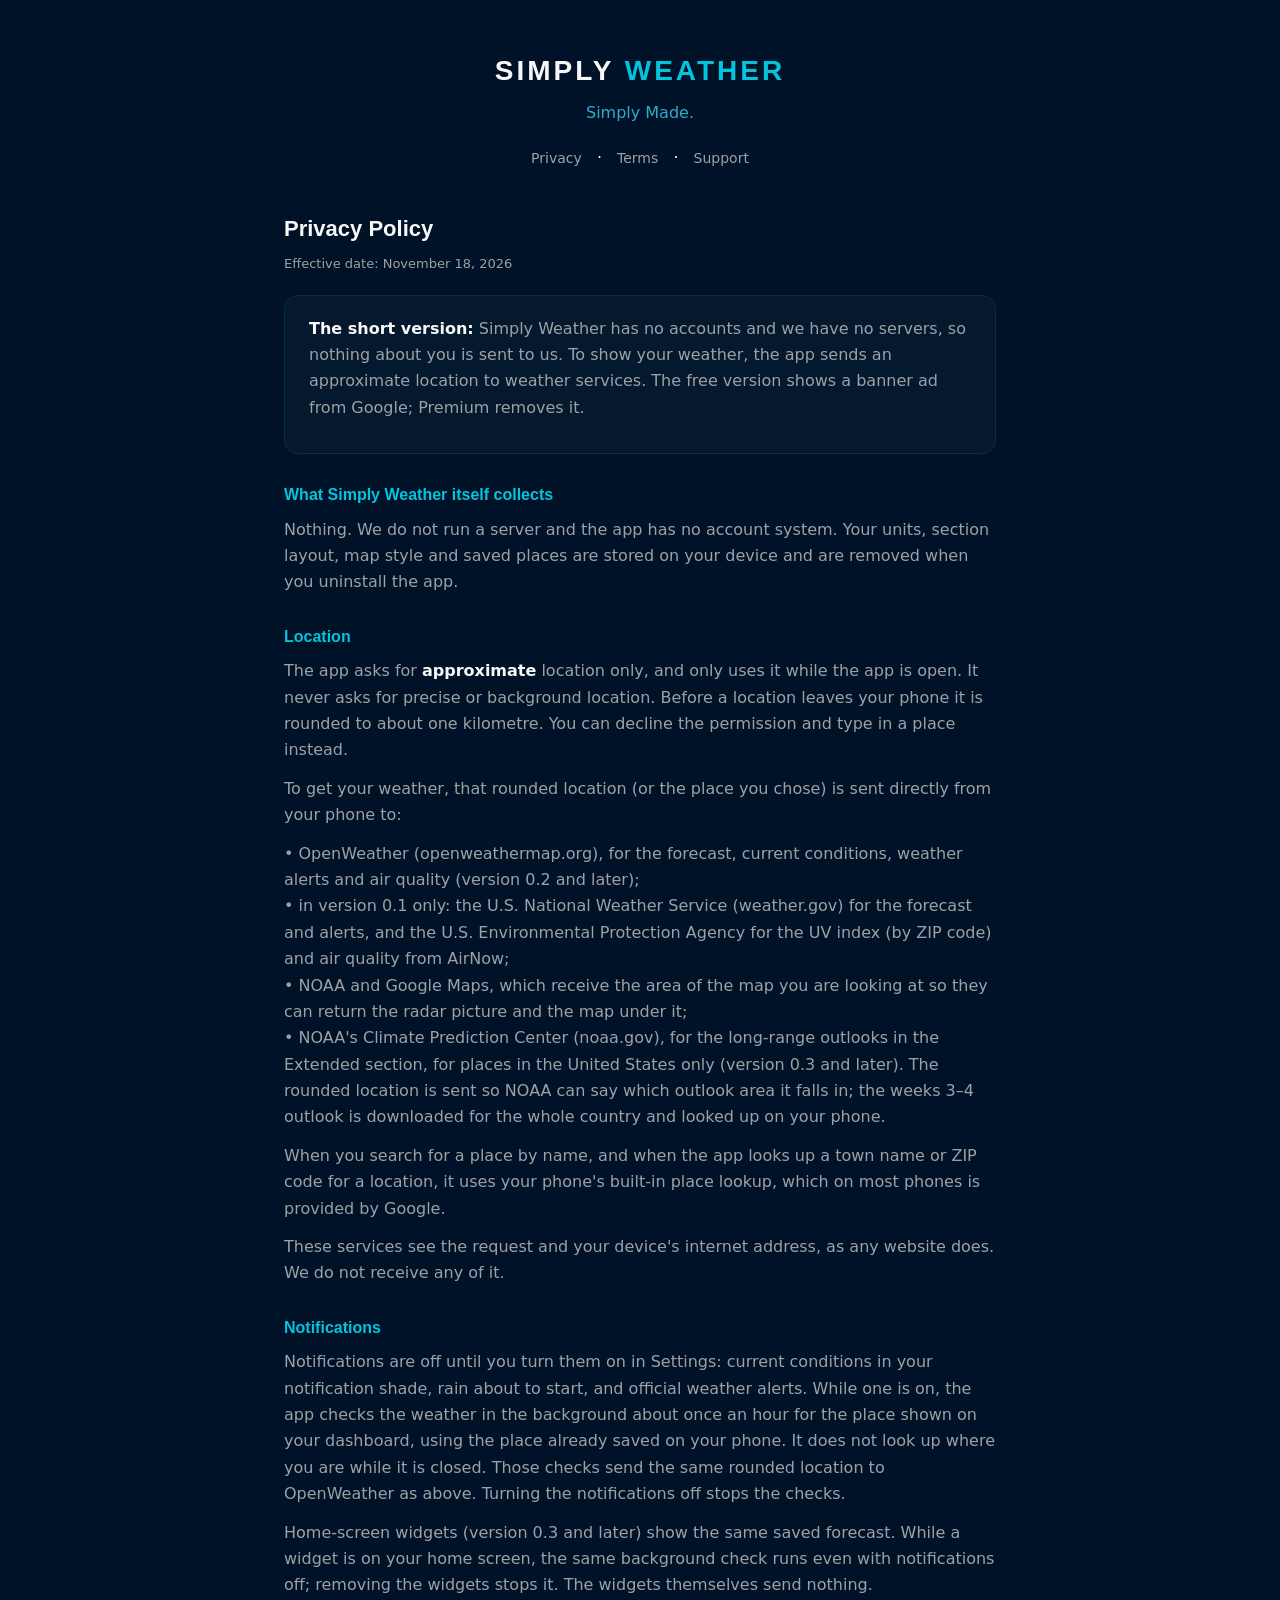
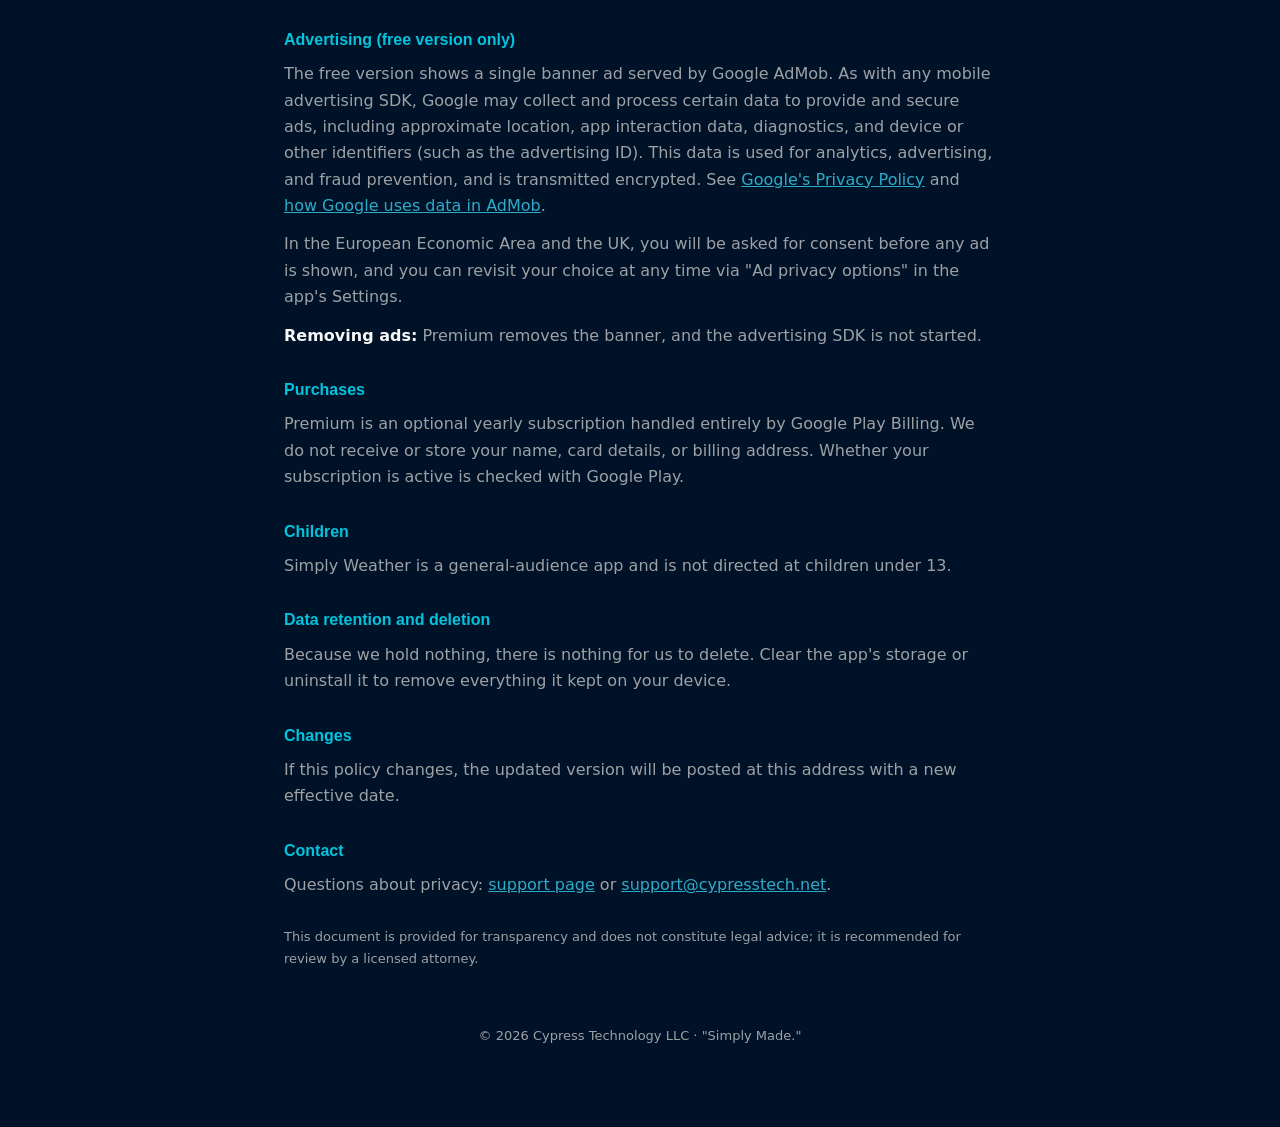
<file: index.html>
<!DOCTYPE html><html lang="en"><head><meta charset="utf-8"><meta http-equiv="refresh" content="0; url=privacy.html"><title>Simply Weather — Legal</title></head><body><a href="privacy.html">Privacy Policy</a></body></html>
</file>
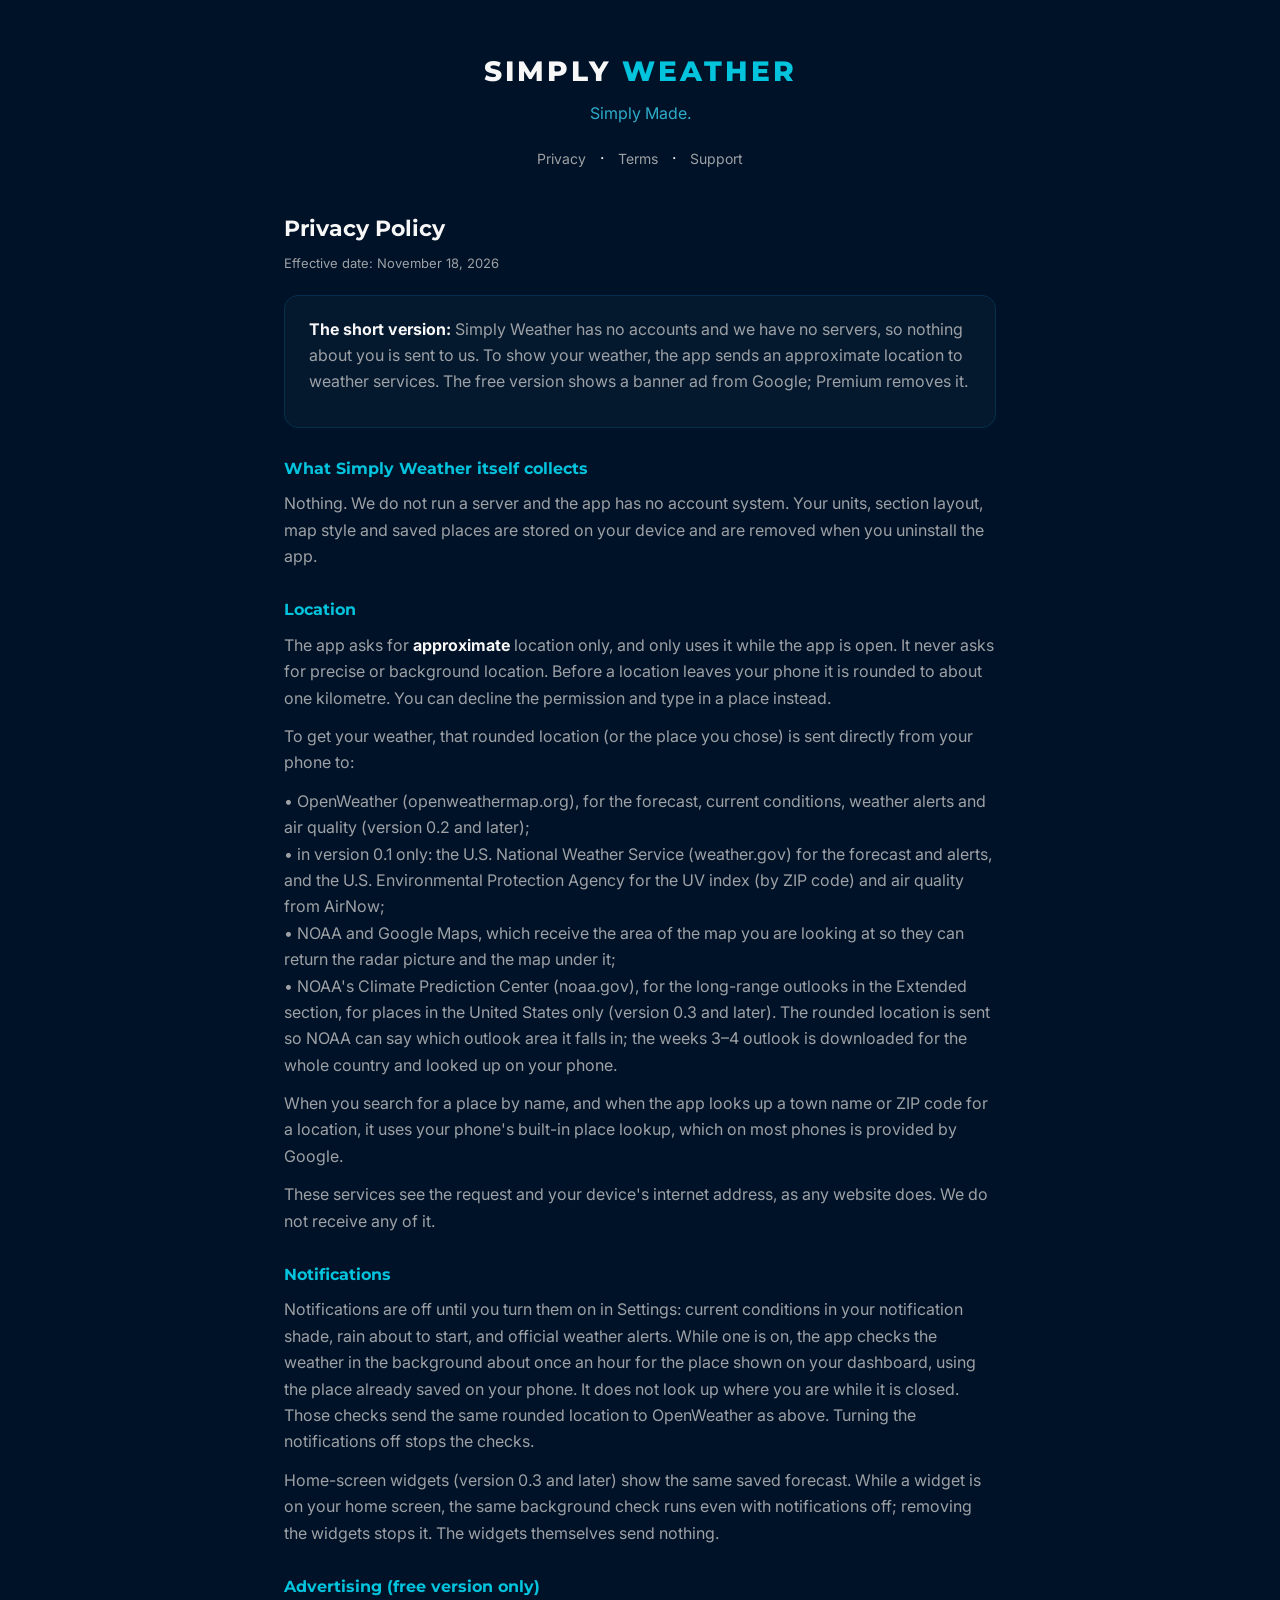
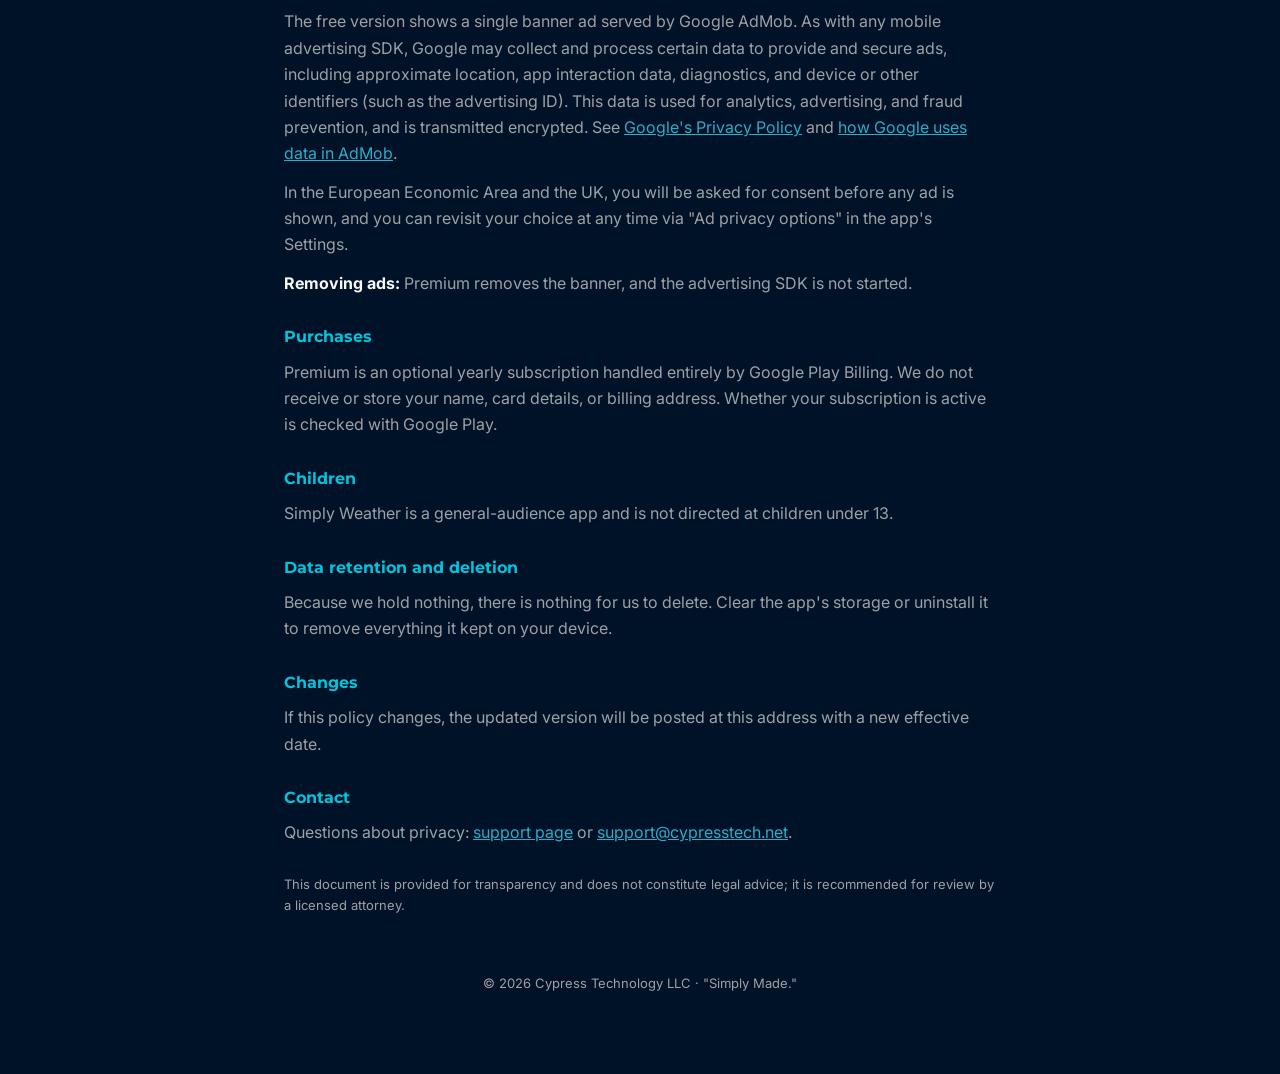
<file: privacy.html>
<!DOCTYPE html>
<html lang="en">
<head>
<meta charset="utf-8">
<meta name="viewport" content="width=device-width, initial-scale=1">
<title>Privacy Policy — Simply Weather</title>
<link href="https://fonts.googleapis.com/css2?family=Montserrat:wght@700;800&family=Inter:wght@400;500&display=swap" rel="stylesheet">
<link rel="stylesheet" href="style.css">
</head>
<body>
<div class="wrap">
<header>
  <div class="wordmark">SIMPLY <span class="accent">WEATHER</span></div>
  <div class="tagline">Simply Made.</div>
  <nav><a href="privacy.html">Privacy</a> · <a href="terms.html">Terms</a> · <a href="support.html">Support</a></nav>
</header>

<h1>Privacy Policy</h1>
<p class="date">Effective date: November 18, 2026</p>

<div class="card">
<p><strong style="color:var(--cloud)">The short version:</strong> Simply Weather has no accounts and we have no servers, so nothing about you is sent to us. To show your weather, the app sends an approximate location to weather services. The free version shows a banner ad from Google; Premium removes it.</p>
</div>

<h2>What Simply Weather itself collects</h2>
<p>Nothing. We do not run a server and the app has no account system. Your units, section layout, map style and saved places are stored on your device and are removed when you uninstall the app.</p>

<h2>Location</h2>
<p>The app asks for <strong style="color:var(--cloud)">approximate</strong> location only, and only uses it while the app is open. It never asks for precise or background location. Before a location leaves your phone it is rounded to about one kilometre. You can decline the permission and type in a place instead.</p>
<p>To get your weather, that rounded location (or the place you chose) is sent directly from your phone to:</p>
<p>• OpenWeather (openweathermap.org), for the forecast, current conditions, weather alerts and air quality (version 0.2 and later);<br>
• in version 0.1 only: the U.S. National Weather Service (weather.gov) for the forecast and alerts, and the U.S. Environmental Protection Agency for the UV index (by ZIP code) and air quality from AirNow;<br>
• NOAA and Google Maps, which receive the area of the map you are looking at so they can return the radar picture and the map under it;<br>
• NOAA's Climate Prediction Center (noaa.gov), for the long-range outlooks in the Extended section, for places in the United States only (version 0.3 and later). The rounded location is sent so NOAA can say which outlook area it falls in; the weeks 3–4 outlook is downloaded for the whole country and looked up on your phone.</p>
<p>When you search for a place by name, and when the app looks up a town name or ZIP code for a location, it uses your phone's built-in place lookup, which on most phones is provided by Google.</p>
<p>These services see the request and your device's internet address, as any website does. We do not receive any of it.</p>
<h2>Notifications</h2>
<p>Notifications are off until you turn them on in Settings: current conditions in your notification shade, rain about to start, and official weather alerts. While one is on, the app checks the weather in the background about once an hour for the place shown on your dashboard, using the place already saved on your phone. It does not look up where you are while it is closed. Those checks send the same rounded location to OpenWeather as above. Turning the notifications off stops the checks.</p>
<p>Home-screen widgets (version 0.3 and later) show the same saved forecast. While a widget is on your home screen, the same background check runs even with notifications off; removing the widgets stops it. The widgets themselves send nothing.</p>

<h2>Advertising (free version only)</h2>
<p>The free version shows a single banner ad served by Google AdMob. As with any mobile advertising SDK, Google may collect and process certain data to provide and secure ads, including approximate location, app interaction data, diagnostics, and device or other identifiers (such as the advertising ID). This data is used for analytics, advertising, and fraud prevention, and is transmitted encrypted. See <a href="https://policies.google.com/privacy">Google's Privacy Policy</a> and <a href="https://support.google.com/admob/answer/6128543">how Google uses data in AdMob</a>.</p>
<p>In the European Economic Area and the UK, you will be asked for consent before any ad is shown, and you can revisit your choice at any time via "Ad privacy options" in the app's Settings.</p>
<p><strong style="color:var(--cloud)">Removing ads:</strong> Premium removes the banner, and the advertising SDK is not started.</p>

<h2>Purchases</h2>
<p>Premium is an optional yearly subscription handled entirely by Google Play Billing. We do not receive or store your name, card details, or billing address. Whether your subscription is active is checked with Google Play.</p>

<h2>Children</h2>
<p>Simply Weather is a general-audience app and is not directed at children under 13.</p>

<h2>Data retention and deletion</h2>
<p>Because we hold nothing, there is nothing for us to delete. Clear the app's storage or uninstall it to remove everything it kept on your device.</p>

<h2>Changes</h2>
<p>If this policy changes, the updated version will be posted at this address with a new effective date.</p>

<h2>Contact</h2>
<p>Questions about privacy: <a href="support.html">support page</a> or <a href="mailto:support@cypresstech.net">support@cypresstech.net</a>.</p>
<p class="date" style="margin-top:28px">This document is provided for transparency and does not constitute legal advice; it is recommended for review by a licensed attorney.</p>

<footer>© 2026 Cypress Technology LLC · "Simply Made."</footer>
</div>
</body>
</html>
</file>
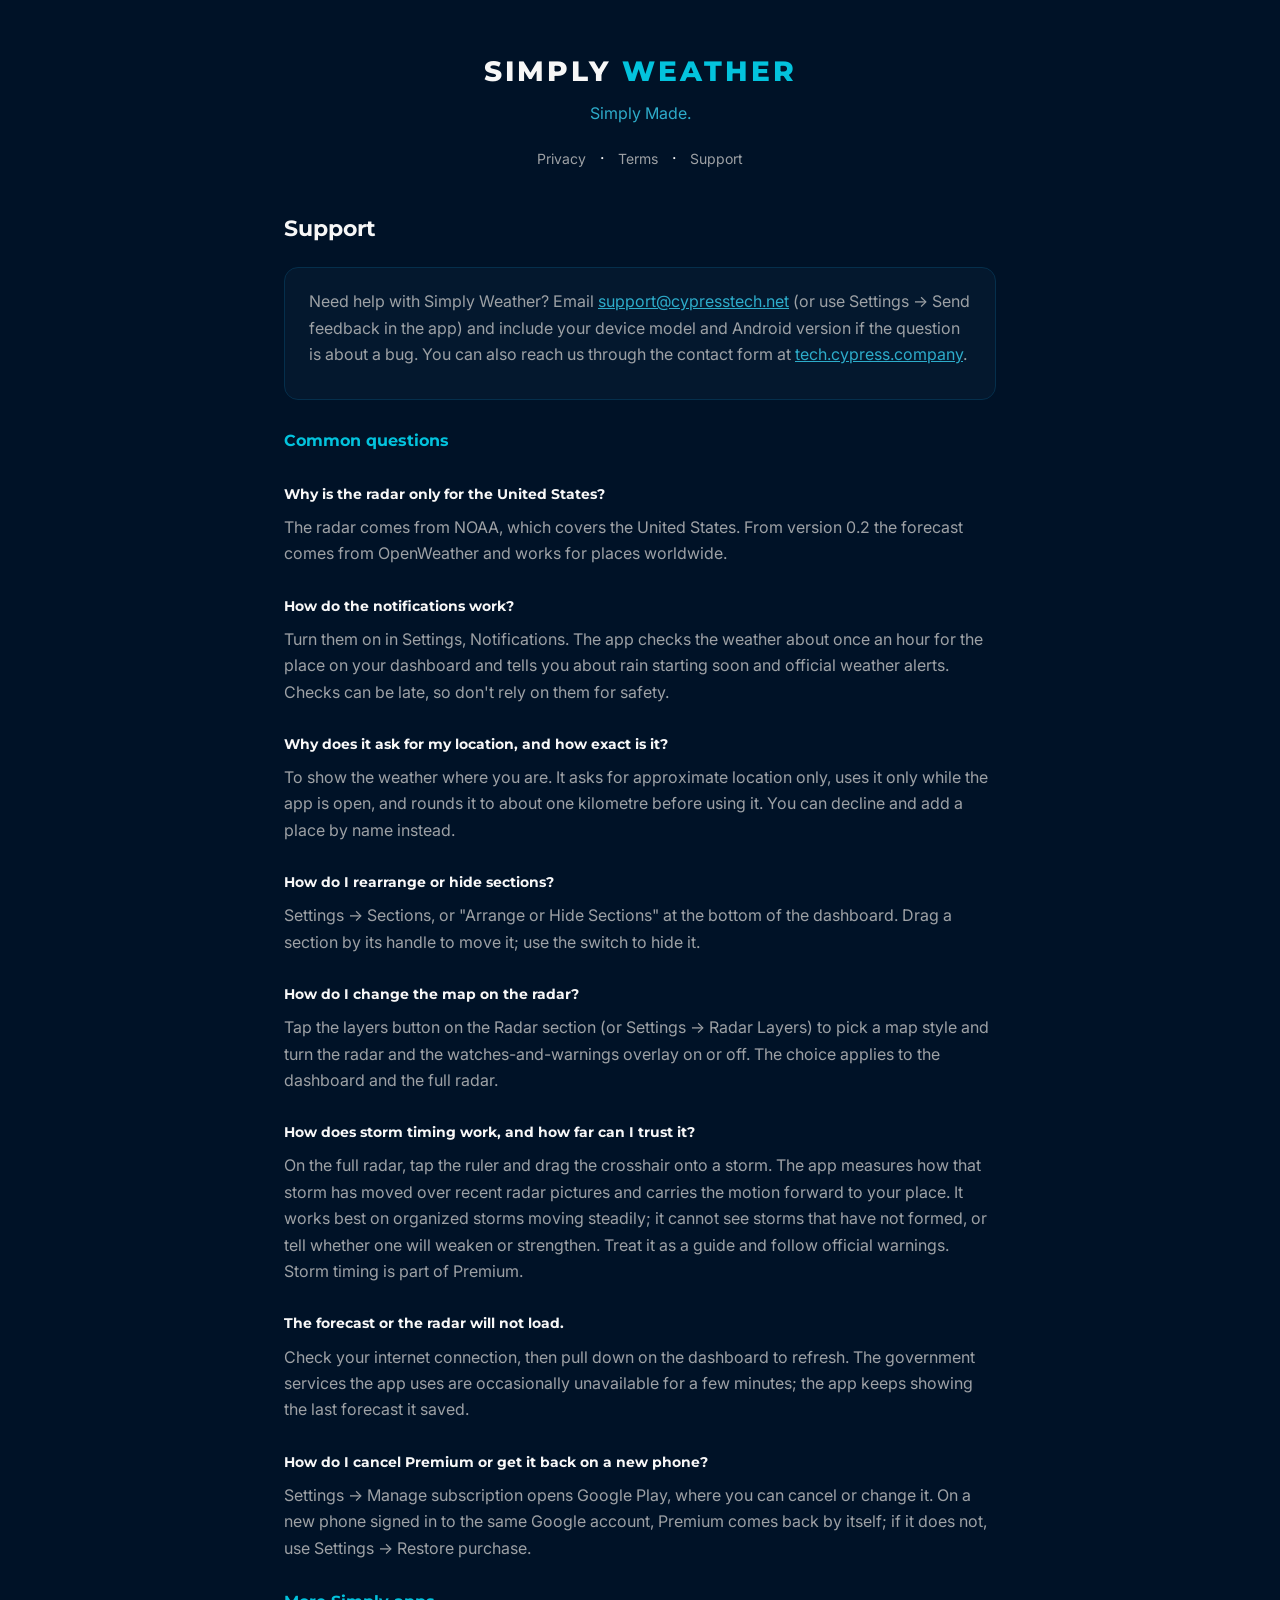
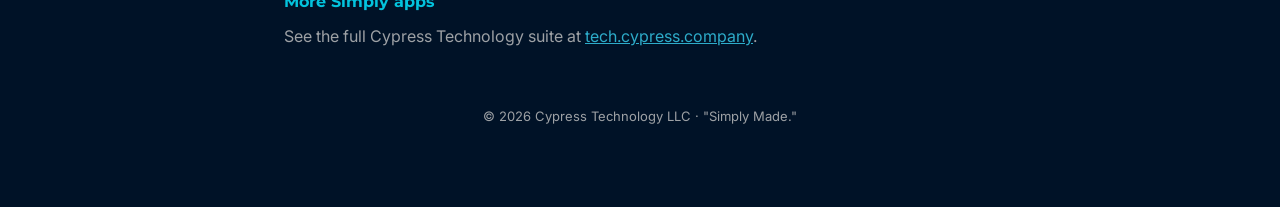
<file: support.html>
<!DOCTYPE html>
<html lang="en">
<head>
<meta charset="utf-8">
<meta name="viewport" content="width=device-width, initial-scale=1">
<title>Support — Simply Weather</title>
<link href="https://fonts.googleapis.com/css2?family=Montserrat:wght@700;800&family=Inter:wght@400;500&display=swap" rel="stylesheet">
<link rel="stylesheet" href="style.css">
</head>
<body>
<div class="wrap">
<header>
  <div class="wordmark">SIMPLY <span class="accent">WEATHER</span></div>
  <div class="tagline">Simply Made.</div>
  <nav><a href="privacy.html">Privacy</a> · <a href="terms.html">Terms</a> · <a href="support.html">Support</a></nav>
</header>

<h1>Support</h1>

<div class="card">
<p>Need help with Simply Weather? Email <a href="mailto:support@cypresstech.net">support@cypresstech.net</a> (or use Settings → Send feedback in the app) and include your device model and Android version if the question is about a bug. You can also reach us through the contact form at <a href="https://tech.cypress.company">tech.cypress.company</a>.</p>
</div>

<h2>Common questions</h2>
<h2 style="font-size:14px;color:var(--cloud)">Why is the radar only for the United States?</h2>
<p>The radar comes from NOAA, which covers the United States. From version 0.2 the forecast comes from OpenWeather and works for places worldwide.</p>
<h2 style="font-size:14px;color:var(--cloud)">How do the notifications work?</h2>
<p>Turn them on in Settings, Notifications. The app checks the weather about once an hour for the place on your dashboard and tells you about rain starting soon and official weather alerts. Checks can be late, so don't rely on them for safety.</p>

<h2 style="font-size:14px;color:var(--cloud)">Why does it ask for my location, and how exact is it?</h2>
<p>To show the weather where you are. It asks for approximate location only, uses it only while the app is open, and rounds it to about one kilometre before using it. You can decline and add a place by name instead.</p>

<h2 style="font-size:14px;color:var(--cloud)">How do I rearrange or hide sections?</h2>
<p>Settings → Sections, or "Arrange or Hide Sections" at the bottom of the dashboard. Drag a section by its handle to move it; use the switch to hide it.</p>

<h2 style="font-size:14px;color:var(--cloud)">How do I change the map on the radar?</h2>
<p>Tap the layers button on the Radar section (or Settings → Radar Layers) to pick a map style and turn the radar and the watches-and-warnings overlay on or off. The choice applies to the dashboard and the full radar.</p>

<h2 style="font-size:14px;color:var(--cloud)">How does storm timing work, and how far can I trust it?</h2>
<p>On the full radar, tap the ruler and drag the crosshair onto a storm. The app measures how that storm has moved over recent radar pictures and carries the motion forward to your place. It works best on organized storms moving steadily; it cannot see storms that have not formed, or tell whether one will weaken or strengthen. Treat it as a guide and follow official warnings. Storm timing is part of Premium.</p>

<h2 style="font-size:14px;color:var(--cloud)">The forecast or the radar will not load.</h2>
<p>Check your internet connection, then pull down on the dashboard to refresh. The government services the app uses are occasionally unavailable for a few minutes; the app keeps showing the last forecast it saved.</p>

<h2 style="font-size:14px;color:var(--cloud)">How do I cancel Premium or get it back on a new phone?</h2>
<p>Settings → Manage subscription opens Google Play, where you can cancel or change it. On a new phone signed in to the same Google account, Premium comes back by itself; if it does not, use Settings → Restore purchase.</p>

<h2>More Simply apps</h2>
<p>See the full Cypress Technology suite at <a href="https://tech.cypress.company">tech.cypress.company</a>.</p>

<footer>© 2026 Cypress Technology LLC · "Simply Made."</footer>
</div>
</body>
</html>
</file>
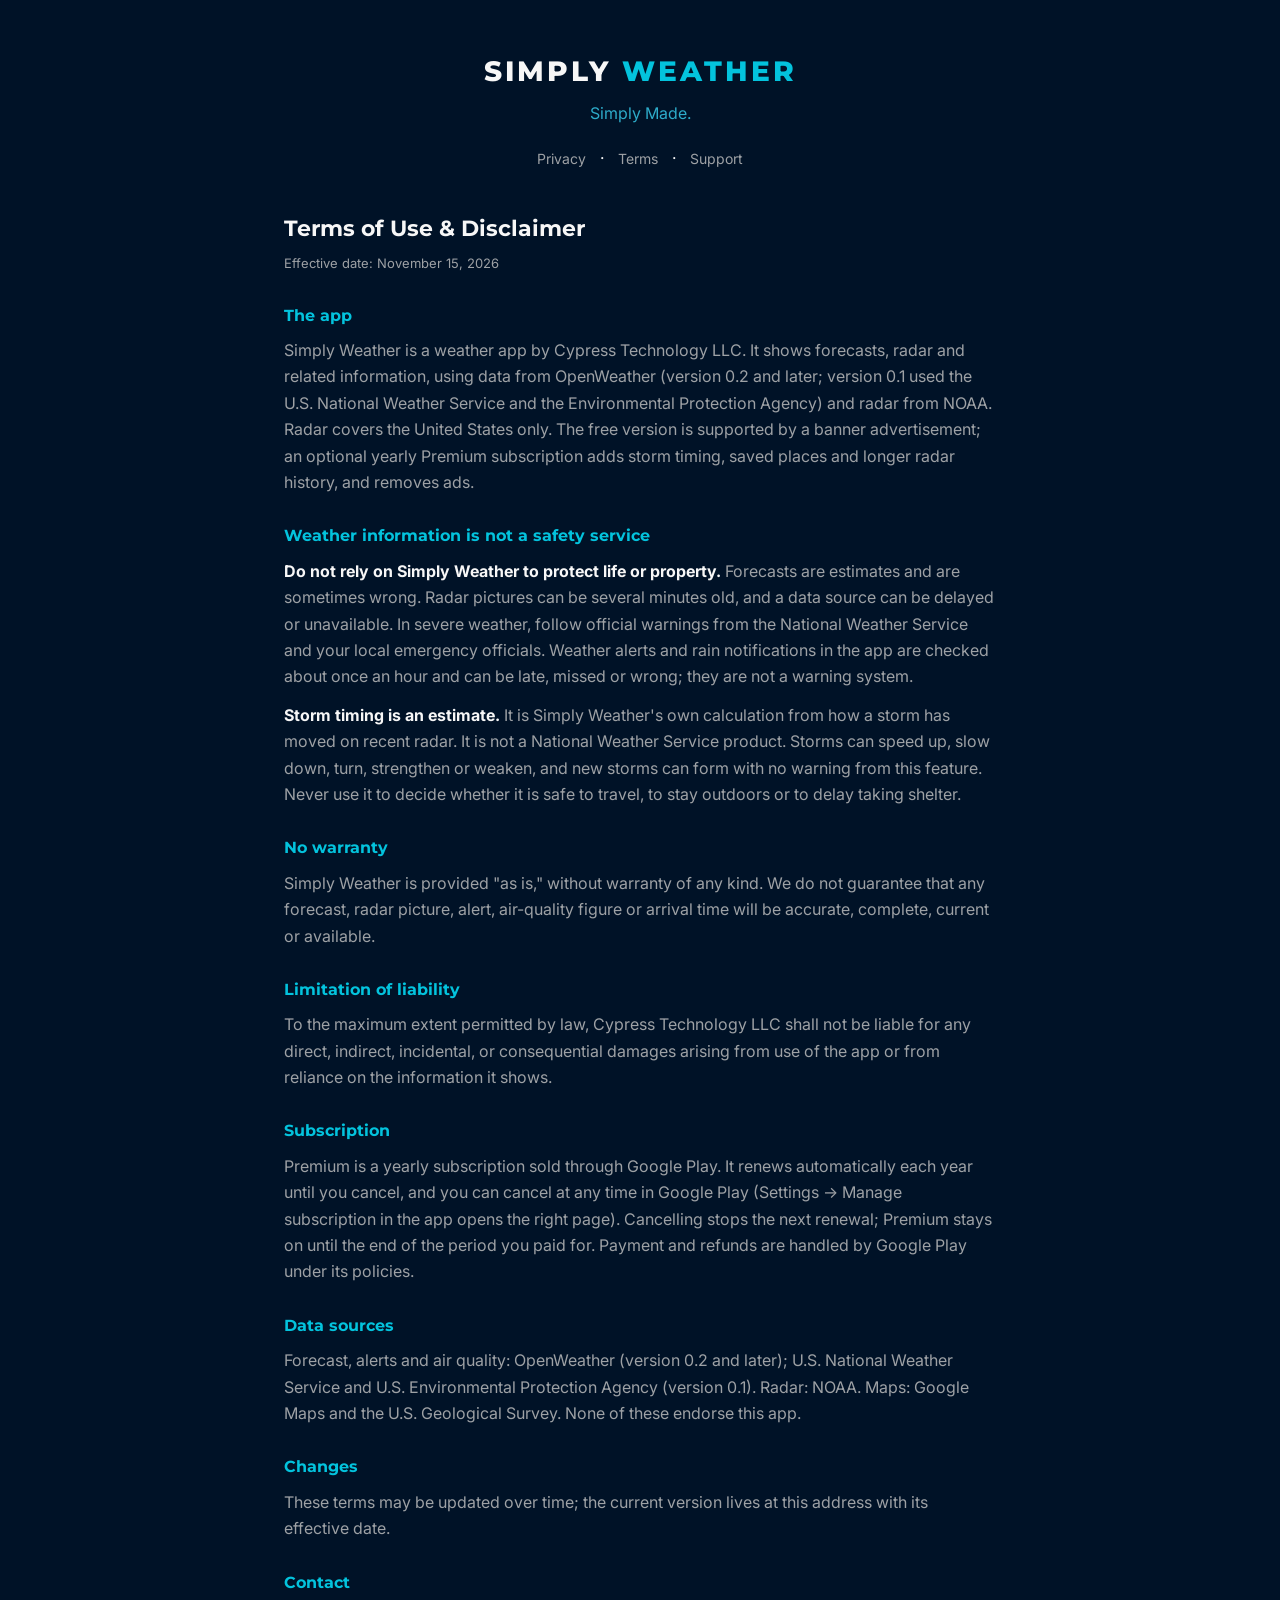
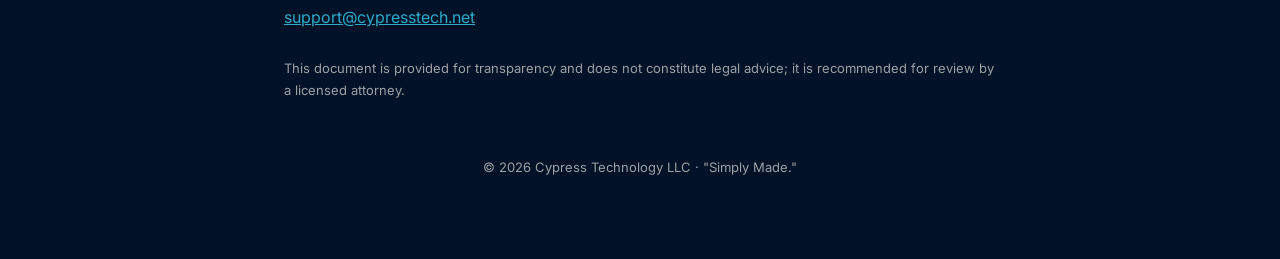
<file: terms.html>
<!DOCTYPE html>
<html lang="en">
<head>
<meta charset="utf-8">
<meta name="viewport" content="width=device-width, initial-scale=1">
<title>Terms &amp; Disclaimer — Simply Weather</title>
<link href="https://fonts.googleapis.com/css2?family=Montserrat:wght@700;800&family=Inter:wght@400;500&display=swap" rel="stylesheet">
<link rel="stylesheet" href="style.css">
</head>
<body>
<div class="wrap">
<header>
  <div class="wordmark">SIMPLY <span class="accent">WEATHER</span></div>
  <div class="tagline">Simply Made.</div>
  <nav><a href="privacy.html">Privacy</a> · <a href="terms.html">Terms</a> · <a href="support.html">Support</a></nav>
</header>

<h1>Terms of Use &amp; Disclaimer</h1>
<p class="date">Effective date: November 15, 2026</p>

<h2>The app</h2>
<p>Simply Weather is a weather app by Cypress Technology LLC. It shows forecasts, radar and related information, using data from OpenWeather (version 0.2 and later; version 0.1 used the U.S. National Weather Service and the Environmental Protection Agency) and radar from NOAA. Radar covers the United States only. The free version is supported by a banner advertisement; an optional yearly Premium subscription adds storm timing, saved places and longer radar history, and removes ads.</p>

<h2>Weather information is not a safety service</h2>
<p><strong style="color:var(--cloud)">Do not rely on Simply Weather to protect life or property.</strong> Forecasts are estimates and are sometimes wrong. Radar pictures can be several minutes old, and a data source can be delayed or unavailable. In severe weather, follow official warnings from the National Weather Service and your local emergency officials. Weather alerts and rain notifications in the app are checked about once an hour and can be late, missed or wrong; they are not a warning system.</p>
<p><strong style="color:var(--cloud)">Storm timing is an estimate.</strong> It is Simply Weather's own calculation from how a storm has moved on recent radar. It is not a National Weather Service product. Storms can speed up, slow down, turn, strengthen or weaken, and new storms can form with no warning from this feature. Never use it to decide whether it is safe to travel, to stay outdoors or to delay taking shelter.</p>

<h2>No warranty</h2>
<p>Simply Weather is provided "as is," without warranty of any kind. We do not guarantee that any forecast, radar picture, alert, air-quality figure or arrival time will be accurate, complete, current or available.</p>

<h2>Limitation of liability</h2>
<p>To the maximum extent permitted by law, Cypress Technology LLC shall not be liable for any direct, indirect, incidental, or consequential damages arising from use of the app or from reliance on the information it shows.</p>

<h2>Subscription</h2>
<p>Premium is a yearly subscription sold through Google Play. It renews automatically each year until you cancel, and you can cancel at any time in Google Play (Settings → Manage subscription in the app opens the right page). Cancelling stops the next renewal; Premium stays on until the end of the period you paid for. Payment and refunds are handled by Google Play under its policies.</p>

<h2>Data sources</h2>
<p>Forecast, alerts and air quality: OpenWeather (version 0.2 and later); U.S. National Weather Service and U.S. Environmental Protection Agency (version 0.1). Radar: NOAA. Maps: Google Maps and the U.S. Geological Survey. None of these endorse this app.</p>

<h2>Changes</h2>
<p>These terms may be updated over time; the current version lives at this address with its effective date.</p>

<h2>Contact</h2>
<p><a href="mailto:support@cypresstech.net">support@cypresstech.net</a></p>
<p class="date" style="margin-top:28px">This document is provided for transparency and does not constitute legal advice; it is recommended for review by a licensed attorney.</p>

<footer>© 2026 Cypress Technology LLC · "Simply Made."</footer>
</div>
</body>
</html>
</file>
<file: style.css>
:root{--ink:#001227;--abyss:#04182E;--deep:#052F4C;--cyan:#2DACCA;--electric:#03C3DD;--cloud:#F7F7F7;--mist:#9DA1A5}
*{box-sizing:border-box;margin:0;padding:0}
body{background:var(--ink);color:var(--cloud);font-family:'Inter',system-ui,sans-serif;line-height:1.65}
.wrap{max-width:760px;margin:0 auto;padding:48px 24px 80px}
header{text-align:center;margin-bottom:40px}
.wordmark{font-family:'Montserrat',sans-serif;font-weight:800;font-size:28px;letter-spacing:3px}
.wordmark .accent{color:var(--electric)}
.tagline{color:var(--cyan);margin-top:6px}
nav{margin-top:18px}
nav a{color:var(--mist);text-decoration:none;margin:0 10px;font-size:14px}
nav a:hover{color:var(--electric)}
h1{font-family:'Montserrat',sans-serif;font-size:22px;margin:32px 0 6px;color:var(--cloud)}
h2{font-family:'Montserrat',sans-serif;font-size:16px;margin:28px 0 8px;color:var(--electric)}
p,li{color:var(--mist);margin-bottom:12px}
ul{padding-left:22px}
.card{background:var(--abyss);border:1px solid var(--deep);border-radius:14px;padding:20px 24px;margin:20px 0}
.date{font-size:13px;color:var(--mist)}
a{color:var(--cyan)}
footer{margin-top:56px;text-align:center;color:var(--mist);font-size:13px}
</file>
